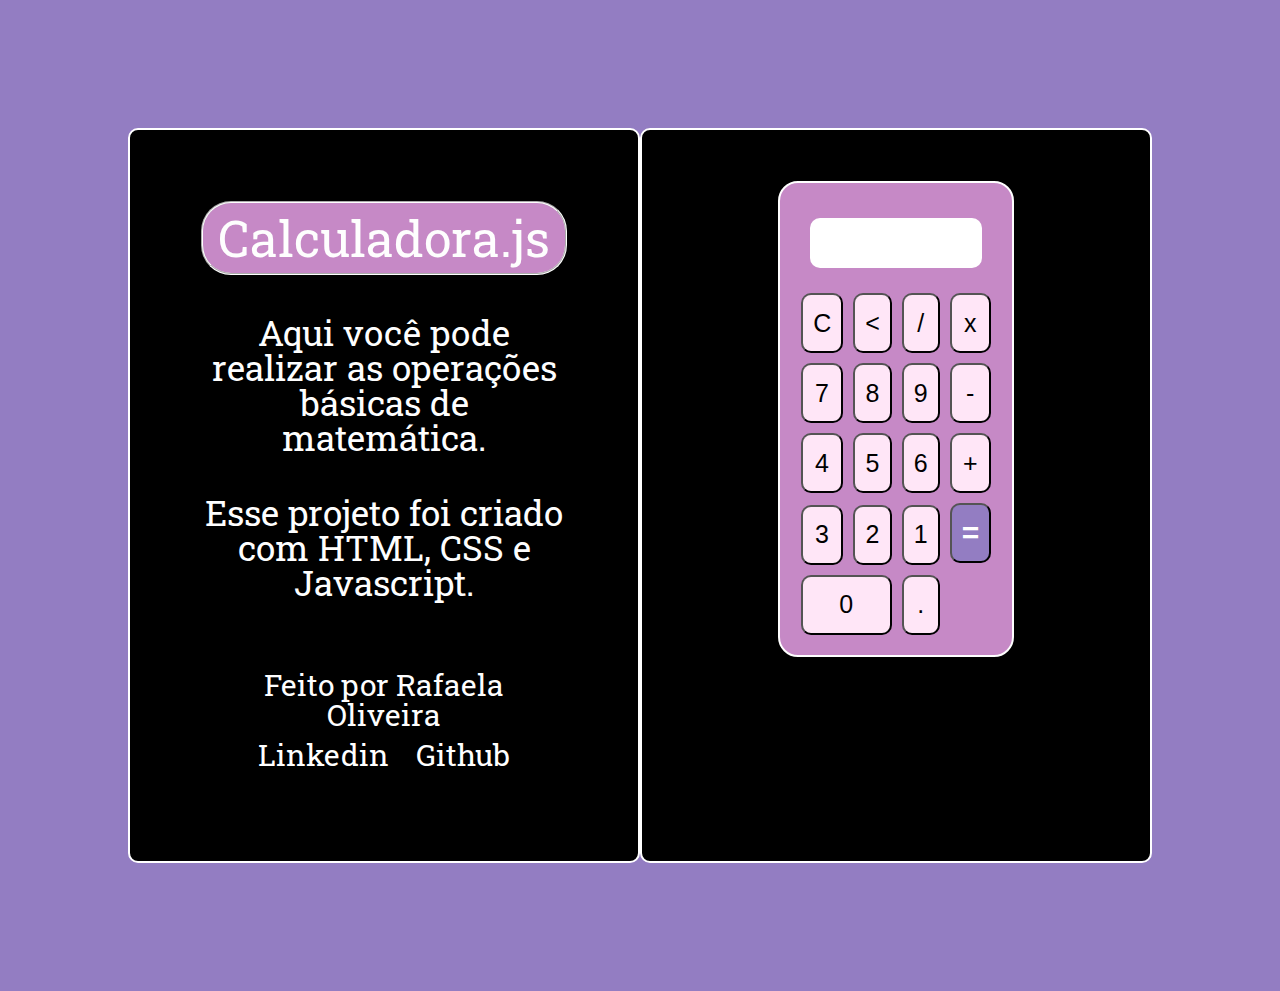
<file: calculadora/index.html>
<!DOCTYPE html>
<html lang="pt-br">
<head>
  <meta charset="UTF-8">
  <meta name="viewport" content="width=device-width, initial-scale=1.0">
  <link rel="stylesheet" href="css/reset.css">
  <link rel="stylesheet" href="css/style.css">
  <link href="https://fonts.googleapis.com/css2?family=Roboto+Slab:wght@300;400;600;700&display=swap" rel="stylesheet">
  <title>Calculadora</title>
</head>

<body>
   
  <main>
    <section class="container_principal">

      <section class="container_inicial">
      	<h1 class="titulo">Calculadora.js</h1>
      	<p class="texto">Aqui você pode realizar as operações básicas de matemática.</p>
				<p class="texto">Esse projeto foi criado com HTML, CSS e Javascript.</p>
        <div class="footer">
         	<h2 class="apresentacao">Feito por Rafaela Oliveira</h2>
          <div class="redes">
            <a href="https://www.linkedin.com/in/rafaelasoperes/" target="_blank">Linkedin</a>
            <a href="https://github.com/rafaelasoperes" target="_blank">Github</a>
          </div>
        </div>
      </section>

    	<section class="container_calculadora">
				<div class="calculadora">
          <p id="resultado"></p>
        
            <table class="conjunto_botoes">
              <tr>
                <td><button class="botoes" onclick="limpar()">C</button></td>
                <td><button class="botoes" onclick="apagaUmPorVez()"><</button></td>
                <td><button class="botoes" onclick="insert('/')">/</button></td>
                <td><button class="botoes" onclick="insert('*')">x</button></td>
              </tr>
              <tr>
                <td><button class="botoes" onclick="insert('7')">7</button></td>
                <td><button class="botoes" onclick="insert('8')">8</button></td>
                <td><button class="botoes" onclick="insert('9')">9</button></td>
                <td><button class="botoes" onclick="insert('-')">-</button></td>
              </tr>
              <tr>
                <td><button class="botoes" onclick="insert('4')">4</button></td>
                <td><button class="botoes" onclick="insert('5')">5</button></td>
                <td><button class="botoes" onclick="insert('6')">6</button></td>
                <td><button class="botoes" onclick="insert('+')">+</button></td>
              </tr>
              <tr>
                <td><button class="botoes" onclick="insert('3')">3</button></td>
                <td><button class="botoes" onclick="insert('2')">2</button></td>
                <td ><button class="botoes" onclick="insert('1')">1</button></td>
                <td rowspan="2"><button id="igual" class="botoes" onclick="calcular()">=</button></td>
              </tr>
              <tr>
                <td colspan="2"><button id="zero" class="botoes" onclick="insert('0')">0</button></td>
                <td><button class="botoes" onclick="insert('.')">.</button></td>
              </tr>
            </table>
        
        </div>
			</section>

  	</section>
  <main>

</body>

<script src="script.js"></script>
</html>
</file>
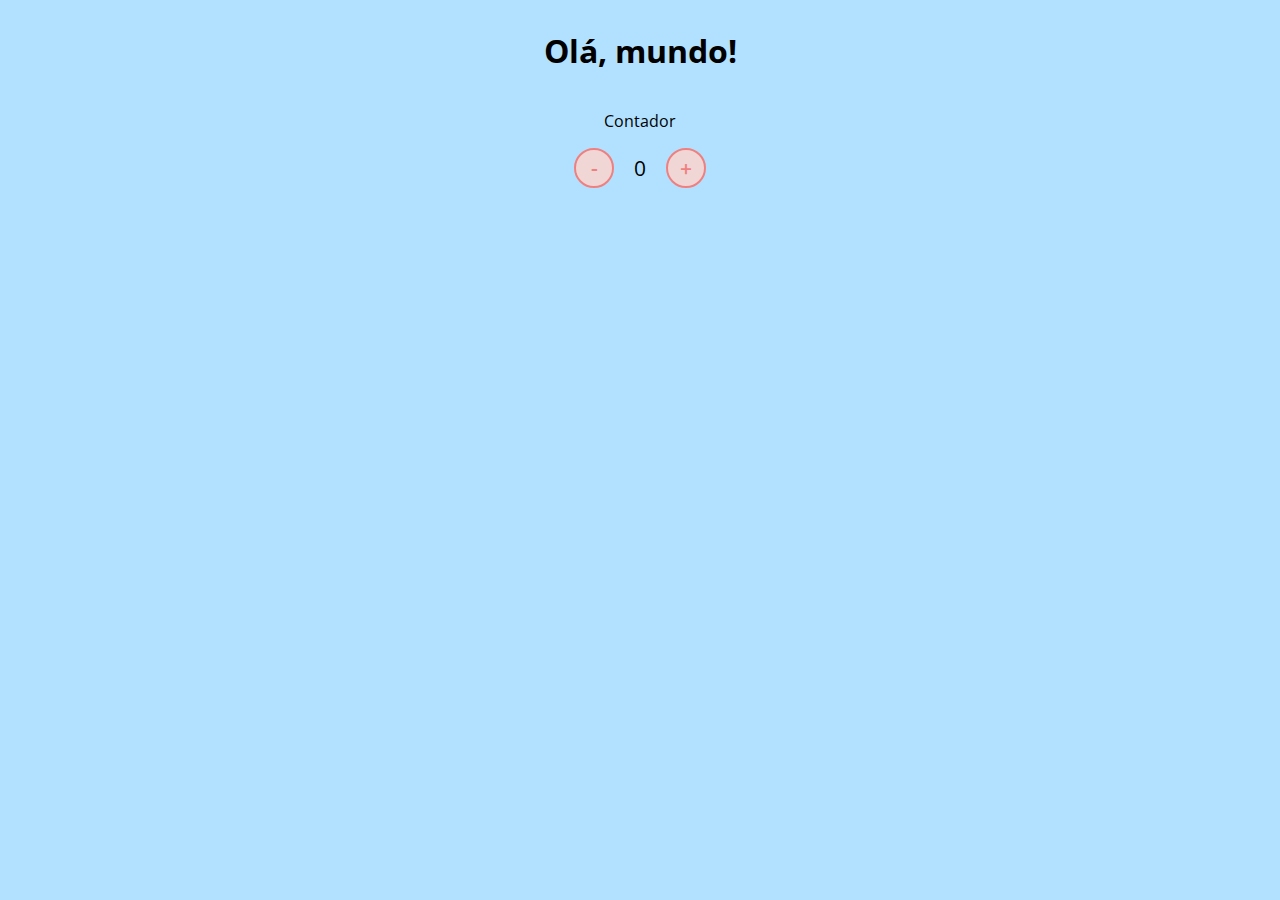
<file: contador_em_javascript/index.html>
<!DOCTYPE html>
<html lang="en">
<head>
    <meta charset="UTF-8">
    <meta name="viewport" content="width=device-width, initial-scale=1.0">
    <link rel="stylesheet" href="assets/css/style.css" />
    <title>Contador</title>
</head>
<body>
    <h1>Olá, mundo!</h1>
    <p>Contador</p>
    <div id="counter">
        <button name="subtrair" onclick="decrement()">-</button>
        <span id="currentNumber">0</span>
        <button name="adicionar" onclick="increment()">+</button>
    </div>
    <script src="assets/js/script.js"></script>
</body>
</html>
</file>
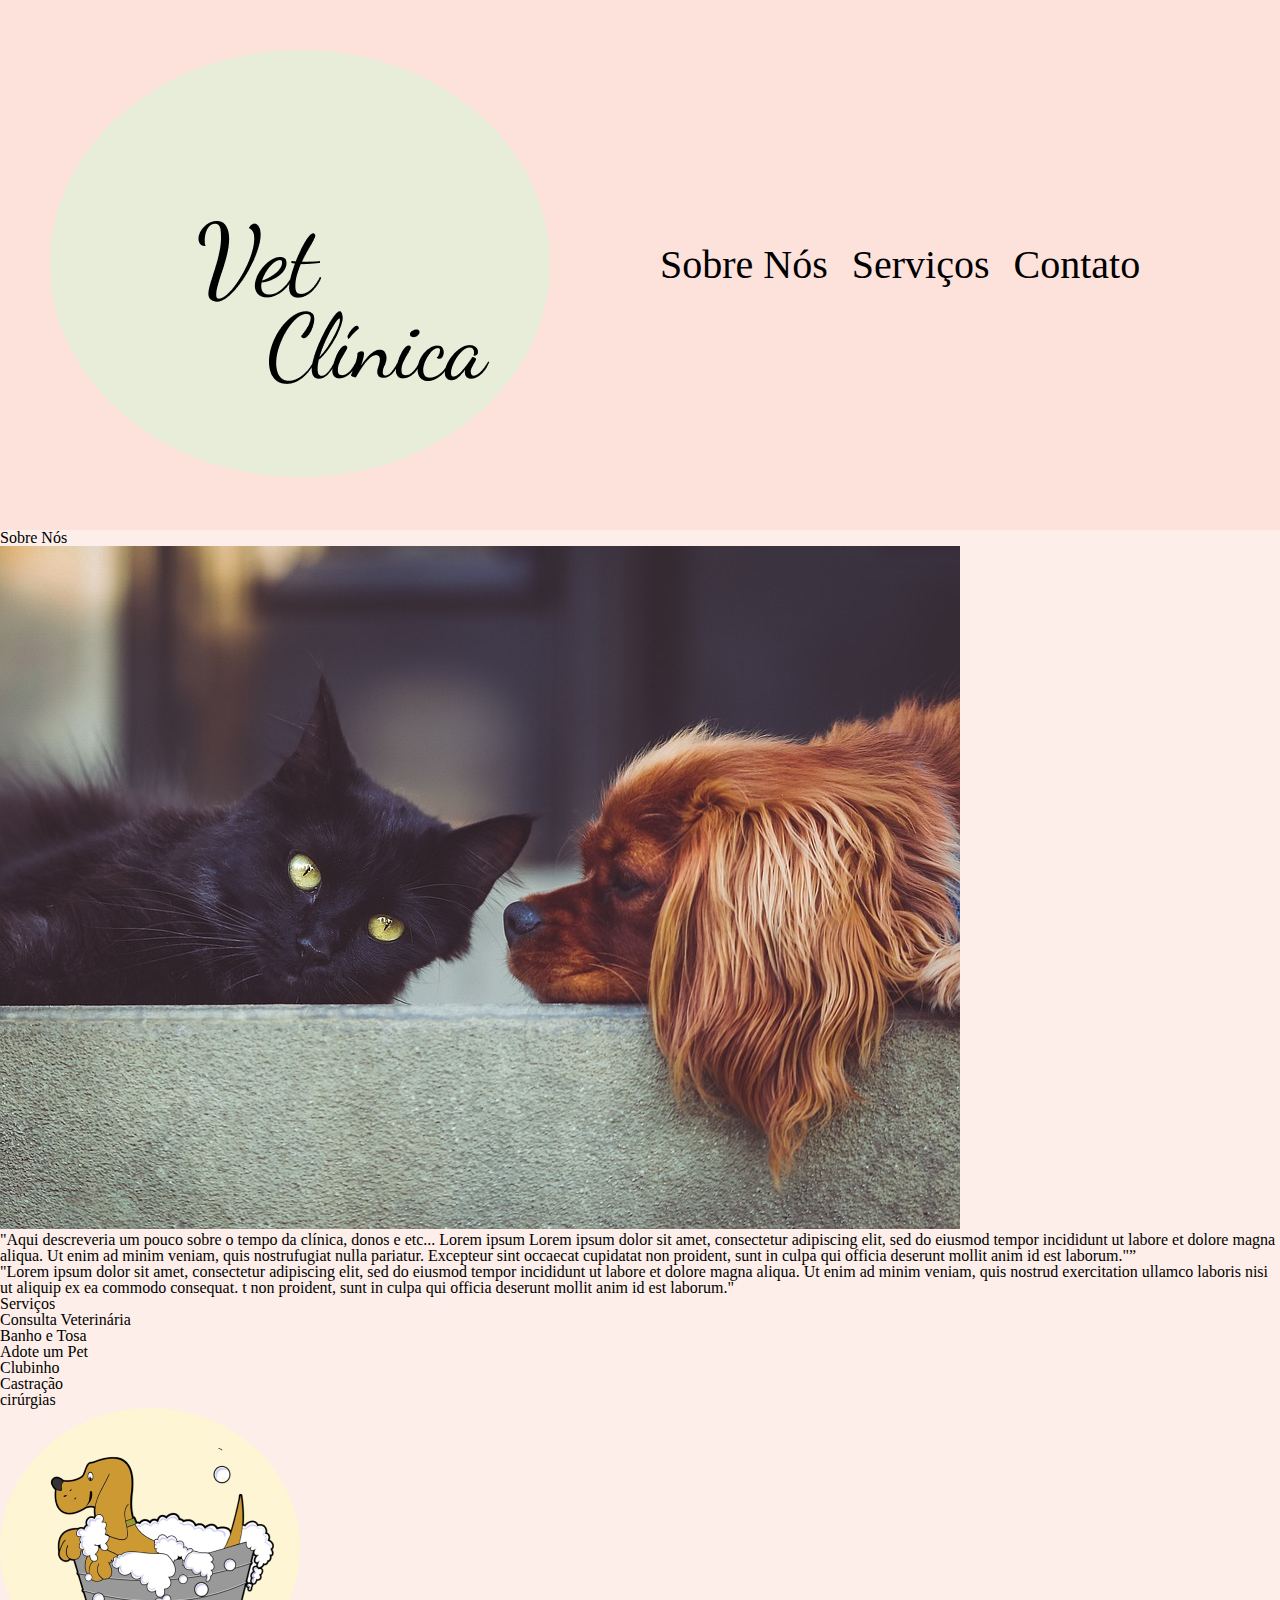
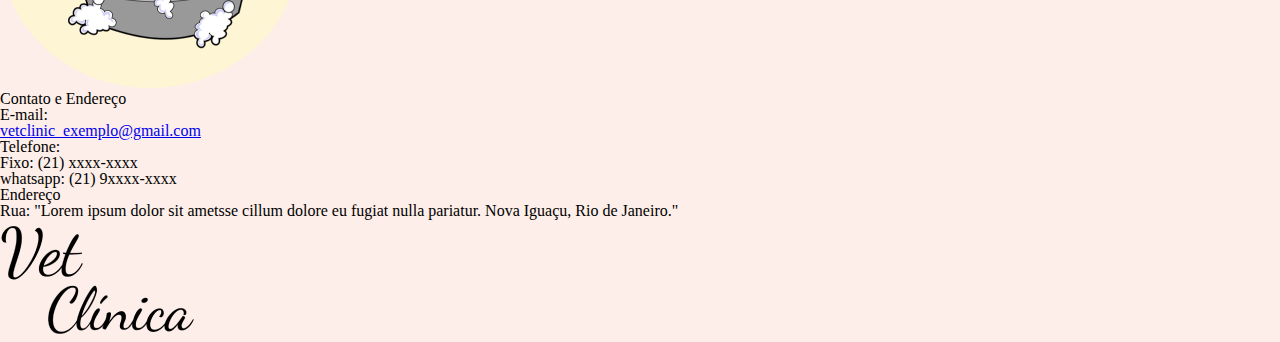
<file: vet_landpage/index.html>
<!DOCTYPE html>
<html lang="pt-br">
<head>
    <meta charset="UTF-8">
    <meta http-equiv="X-UA-Compatible" content="IE=edge">
    <meta name="viewport" content="width=device-width, initial-scale=1.0">
    <link rel="stylesheet" href="reset.css">
    <link rel="stylesheet" href="style.css">
    <link href="https://fonts.googleapis.com/css2?family=Dancing+Script:wght@400;500;600;700&display=swap" rel="stylesheet"> 

    <link rel="icon" href="img/gato_icon.png">
    <title>Vet Clinic</title>

</head>
<body>

    <header>
        <section class="caixa">
            <div class="logo">
                <img class="img-logo" src="img/vet_clinic.png" alt="logo da vet clínica">
            </div>
            
            <nav>
                <a href="#">Sobre Nós</a>
                <a href="#">Serviços</a>
                <a href="#">Contato</a>
            </nav>
        </section>
    </header>
    <main>
        <section class="sobre_empresa">
            <h1 class="sobre">Sobre Nós</h1>
            <img src="img/cao_gato.jpg" alt="imagem de um cachorro e um gato">
            <p class="explica">
                "Aqui descreveria um pouco sobre o tempo da clínica, donos e etc...  Lorem ipsum     
                Lorem ipsum dolor sit amet, consectetur adipiscing elit, sed do eiusmod tempor incididunt ut labore et dolore magna aliqua. Ut enim ad minim veniam, quis nostrufugiat nulla pariatur. Excepteur sint occaecat cupidatat non proident, sunt in culpa qui officia deserunt mollit anim id est laborum."”
            </p>
            <p class="explica">
                "Lorem ipsum dolor sit amet, consectetur adipiscing elit, sed do eiusmod tempor incididunt ut labore et dolore magna aliqua. Ut enim ad minim veniam, quis nostrud exercitation ullamco laboris nisi ut aliquip ex ea commodo consequat. t non proident, sunt in culpa qui officia deserunt mollit anim id est laborum."
            </p>
        </section>

        <section class="servicos">
            <h1 class="servicos_titulo">Serviços</h1>
            <ul class="procedimentos">
                <li>Consulta Veterinária</li>
                <li>Banho e Tosa</li>
                <li>Adote um Pet</li>
                <li>Clubinho</li>
                <li>Castração</li>
                <li>cirúrgias</li>
            </ul>
            <img src="img/img_caoBanho.png" alt="Desenho de um cachorro tomando banho">
        </section>

        <section class="contato">
            <h1 class="contato_endereco">Contato e Endereço</h1>
            <div class="email">
                <h3>E-mail:</h3>
                <a href="#">vetclinic_exemplo@gmail.com</a>
            </div>
            <div class="telefones"> 
                <h3>Telefone:</h3>
                <h4>Fixo: (21) xxxx-xxxx</h4>
                <h4>whatsapp: (21) 9xxxx-xxxx</h4>
            </div>
            <div class="endereco_local">
                <h2 class="endereco">Endereço</h4>
                <h3 class="rua">
                    Rua: "Lorem ipsum dolor sit ametsse cillum dolore eu fugiat nulla pariatur.
                    Nova Iguaçu, Rio de Janeiro."
                </h3>
            </div>
        </section>       
    </main>
    <footer>
        <img src="img/img_footer.png" alt="logo rodapé da vet clínica">
    </footer>
    
</body>
</html>
</file>
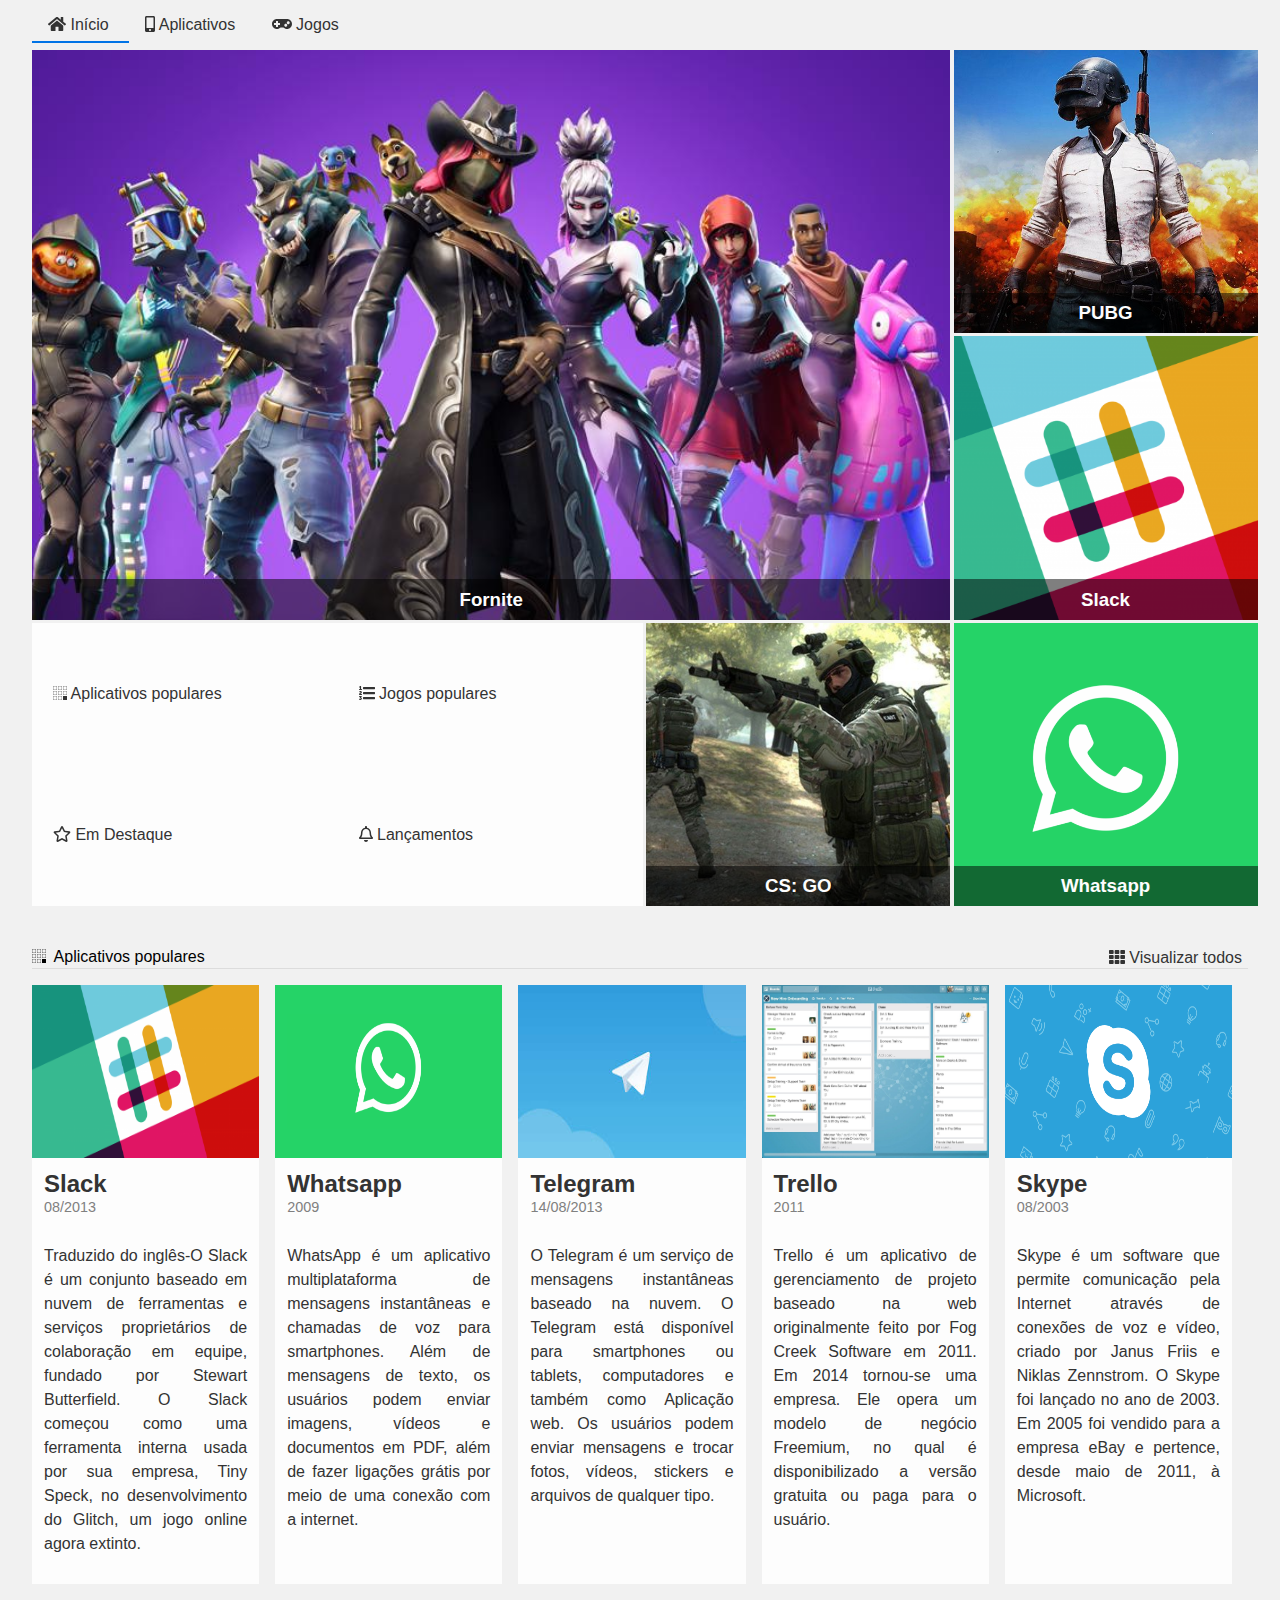
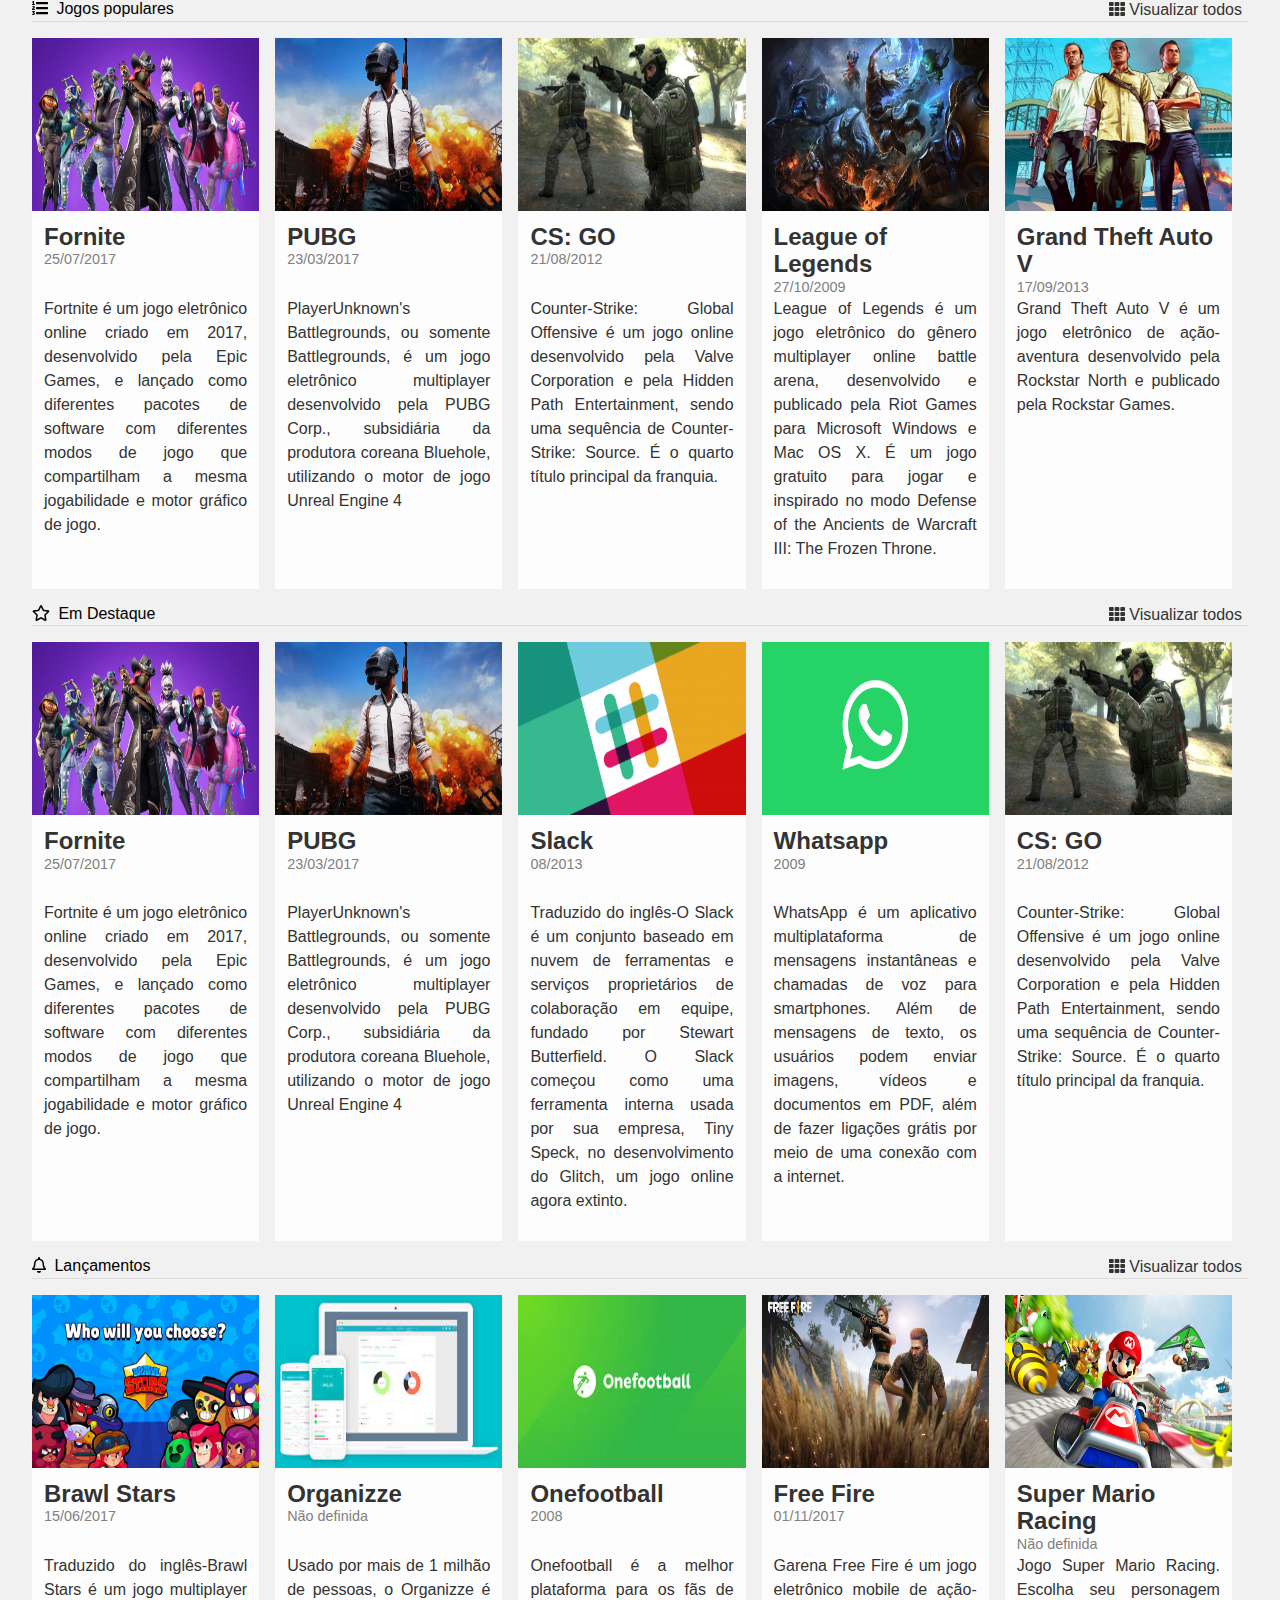
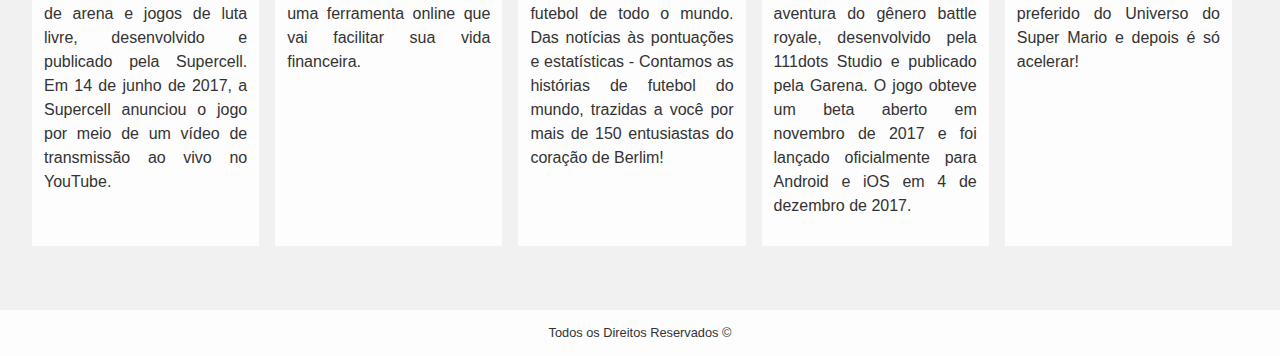
<file: projetos_alura/alura_store/index.html>
<!DOCTYPE html>
<html lang="en">
<head>
    <meta charset="UTF-8">
    <meta name="viewport" content="width=device-width, initial-scale=1.0">
    <meta http-equiv="X-UA-Compatible" content="ie=edge">
    <title>Alura Store | Baixe nossos aplicativos e jogos</title>
    <link href="./assets/css/normalize.css" rel="stylesheet">
    <link href="./assets/css/reset.css" rel="stylesheet">
    <link href="./assets/css/style.css" rel="stylesheet">
    <link href="./assets/css/destaques.css" rel="stylesheet">
    <link href="./assets/css/populares.css" rel="stylesheet">
    <link href="./assets/css/menu.css" rel="stylesheet">
</head>
<body class="app">
    <header class="cabecalho">

        <nav class="menu">
            <ul class="menu__lista">
                <li class="menu__item">
                    <a class="menu__link ativo" href="#">
                        <i class="fas fa-home"></i>
                        Início
                    </a>
                    <a class="menu__link" href="#">
                        <i class="fas fa-mobile-alt"></i>
                        Aplicativos</a>
                    <a class="menu__link" href="#">
                        <i class="fas fa-gamepad"></i>
                        Jogos
                    </a>
                </li>
            </ul>
        </nav>

    </header>
    <main class="conteudo">
        <section class="destaques">
            <div class="destaques__principal caixa">
                <h3 class="destaques__titulo">Fornite</h3>
            </div>
            <div class="destaques__secundario caixa">
                <h3 class="destaques__titulo">PUBG</h3>
            </div>
            <div class="destaques__secundario caixa">
                <h3 class="destaques__titulo">Slack</h3>
            </div>
            <div class="destaques__secundario caixa">
                <h3 class="destaques__titulo">Whatsapp</h3>
            </div>
            <div class="destaques__secundario caixa">
                <h3 class="destaques__titulo">CS: GO</h3>
            </div>
            <div class="destaques__categorias">
                <ul class="destaques__categorias___lista">
                    <li class="destaques__categorias___item">
                        <a class="destaques__categorias___link" href="#">
                            <i class="destaques__categorias___icone fab fa-buromobelexperte"></i>
                            Aplicativos populares
                        </a>
                    </li>
                    <li class="destaques__categorias___item">
                        <a class="destaques__categorias___link" href="#">
                            <i class="fas fa-list-ol"></i>
                            Jogos populares
                        </a>
                    </li>
                    <li class="destaques__categorias___item">
                        <a class="destaques__categorias___link" href="#">
                            <i class="far fa-star"></i>
                            Em Destaque
                        </a>
                    </li>
                    <li class="destaques__categorias___item">
                        <a class="destaques__categorias___link" href="#">
                            <i class="far fa-bell"></i>
                            Lançamentos
                        </a>
                    </li>
                </ul>
            </div>
        </section>
        <section class="populares">
            <div class="populares__itens">
                <div class="populares__info">
                    <div class="populares__cabecalho">
                        <h4 class="populares__titulo">
                            <i class="populares__icone fab fa-buromobelexperte"></i>
                            Aplicativos populares
                        </h4>
                        <button class="populares__botao">
                            <i class="fas fa-th"></i>
                            Visualizar todos
                        </button>
                    </div>
                </div>
                <div class="populares__conteudo">
                    <div class="populares__card">
                        <img class="populares__card___imagem" src="./assets/img/slack.png"></img>
                        <div class="populares__card___corpo">
                            <div class="populares__card___cabecalho">
                                <h5 class="populares__card___titulo">Slack</h5>
                                <time class="populares__card___data" datetime="2013-08-01">08/2013</time>
                            </div>
                            <div class="populares__card___descricao">
                                Traduzido do inglês-O Slack é um conjunto baseado em nuvem de ferramentas e serviços proprietários de colaboração em equipe, fundado por Stewart Butterfield. O Slack começou como uma ferramenta interna usada por sua empresa, Tiny Speck, no desenvolvimento do Glitch, um jogo online agora extinto.
                            </div>
                        </div>
                    </div>
                    <div class="populares__card">
                        <img class="populares__card___imagem" src="./assets/img/whatsapp.png"></img>
                        <div class="populares__card___corpo">
                            <div class="populares__card___cabecalho">
                                <h5 class="populares__card___titulo">Whatsapp</h5>
                                <time class="populares__card___data" datetime="20090-01-01">2009</time>
                            </div>
                            <div class="populares__card___descricao">
                                WhatsApp é um aplicativo multiplataforma de mensagens instantâneas e chamadas de voz para smartphones. Além de mensagens de texto, os usuários podem enviar imagens, vídeos e documentos em PDF, além de fazer ligações grátis por meio de uma conexão com a internet.
                            </div>
                        </div>
                    </div>
                    <div class="populares__card">
                        <img class="populares__card___imagem" src="./assets/img/telegram.jpeg"></img>
                        <div class="populares__card___corpo">
                            <div class="populares__card___cabecalho">
                                <h5 class="populares__card___titulo">Telegram</h5>
                                <time class="populares__card___data" datetime="2013-08-14">14/08/2013</time>
                            </div>
                            <div class="populares__card___descricao">
                                O Telegram é um serviço de mensagens instantâneas baseado na nuvem. O Telegram está disponível para smartphones ou tablets, computadores e também como Aplicação web. Os usuários podem enviar mensagens e trocar fotos, vídeos, stickers e arquivos de qualquer tipo.
                            </div>
                        </div>
                    </div>
                    <div class="populares__card">
                        <img class="populares__card___imagem" src="./assets/img/trello.jpg"></img>
                        <div class="populares__card___corpo">
                            <div class="populares__card___cabecalho">
                                <h5 class="populares__card___titulo">Trello</h5>
                                <time class="populares__card___data" datetime="2011-01-01">2011</time>
                            </div>
                            <div class="populares__card___descricao">
                                Trello é um aplicativo de gerenciamento de projeto baseado na web originalmente feito por Fog Creek Software em 2011. Em 2014 tornou-se uma empresa. Ele opera um modelo de negócio Freemium, no qual é disponibilizado a versão gratuita ou paga para o usuário.
                            </div>
                        </div>
                    </div>
                    <div class="populares__card">
                        <img class="populares__card___imagem" src="./assets/img/skype.png"></img>
                        <div class="populares__card___corpo">
                            <div class="populares__card___cabecalho">
                                <h5 class="populares__card___titulo">Skype</h5>
                                <time class="populares__card___data" datetime="2003-08-01">08/2003</time>
                            </div>
                            <div class="populares__card___descricao">
                                Skype é um software que permite comunicação pela Internet através de conexões de voz e vídeo, criado por Janus Friis e Niklas Zennstrom. O Skype foi lançado no ano de 2003. Em 2005 foi vendido para a empresa eBay e pertence, desde maio de 2011, à Microsoft.
                            </div>
                        </div>
                    </div>
                </div>
            </div>
            <div class="populares__itens">
                <div class="populares__info">
                    <div class="populares__cabecalho">
                        <h4 class="populares__titulo">
                            <i class="populares__icone fas fa-list-ol"></i>
                            Jogos populares
                        </h4>
                        <button class="populares__botao">
                            <i class="fas fa-th"></i>
                            Visualizar todos
                        </button>
                    </div>
                </div>
                <div class="populares__conteudo">
                    <div class="populares__card">
                        <img class="populares__card___imagem" src="./assets/img/fortnite.jpg"></img>
                        <div class="populares__card___corpo">
                            <div class="populares__card___cabecalho">
                                <h5 class="populares__card___titulo">Fornite</h5>
                                <time class="populares__card___data" datetime="2017-07-25">25/07/2017</time>
                            </div>
                            <div class="populares__card___descricao">
                                Fortnite é um jogo eletrônico online criado em 2017, desenvolvido pela Epic Games, e lançado como diferentes pacotes de software com diferentes modos de jogo que compartilham a mesma jogabilidade e motor gráfico de jogo.
                            </div>
                        </div>
                    </div>
                    <div class="populares__card">
                        <img class="populares__card___imagem" src="./assets/img/pubg.jpg"></img>
                        <div class="populares__card___corpo">
                            <div class="populares__card___cabecalho">
                                <h5 class="populares__card___titulo">PUBG</h5>
                                <time class="populares__card___data" datetime="2017-03-23">23/03/2017</time>
                            </div>
                            <div class="populares__card___descricao">
                                PlayerUnknown's Battlegrounds, ou somente Battlegrounds, é um jogo eletrônico multiplayer desenvolvido pela PUBG Corp., subsidiária da produtora coreana Bluehole, utilizando o motor de jogo Unreal Engine 4
                            </div>
                        </div>
                    </div>
                    <div class="populares__card">
                        <img class="populares__card___imagem" src="./assets/img/cs-go.jpg"></img>
                        <div class="populares__card___corpo">
                            <div class="populares__card___cabecalho">
                                <h5 class="populares__card___titulo">CS: GO</h5>
                                <time class="populares__card___data" datetime="2012-08-21">21/08/2012</time>
                            </div>
                            <div class="populares__card___descricao">
                                Counter-Strike: Global Offensive é um jogo online desenvolvido pela Valve Corporation e pela Hidden Path Entertainment, sendo uma sequência de Counter-Strike: Source. É o quarto título principal da franquia.
                            </div>
                        </div>
                    </div>
                    <div class="populares__card">
                        <img class="populares__card___imagem" src="./assets/img/lol.jpg"></img>
                        <div class="populares__card___corpo">
                            <div class="populares__card___cabecalho">
                                <h5 class="populares__card___titulo">League of Legends</h5>
                                <time class="populares__card___data" datetime="2009-10-27">27/10/2009</time>
                            </div>
                            <div class="populares__card___descricao">
                                League of Legends é um jogo eletrônico do gênero multiplayer online battle arena, desenvolvido e publicado pela Riot Games para Microsoft Windows e Mac OS X. É um jogo gratuito para jogar e inspirado no modo Defense of the Ancients de Warcraft III: The Frozen Throne.
                            </div>
                        </div>
                    </div>
                    <div class="populares__card">
                        <img class="populares__card___imagem" src="./assets/img/gta-v.jpg"></img>
                        <div class="populares__card___corpo">
                            <div class="populares__card___cabecalho">
                                <h5 class="populares__card___titulo">Grand Theft Auto V</h5>
                                <time class="populares__card___data" datetime="2013-09-17">17/09/2013</time>
                            </div>
                            <div class="populares__card___descricao">
                                Grand Theft Auto V é um jogo eletrônico de ação-aventura desenvolvido pela Rockstar North e publicado pela Rockstar Games.
                            </div>
                        </div>
                    </div>
                </div>
            </div>
            <div class="populares__itens">
                <div class="populares__info">
                    <div class="populares__cabecalho">
                        <h4 class="populares__titulo">
                            <i class="populares__icone far fa-star"></i>
                            Em Destaque
                        </h4>
                        <button class="populares__botao">
                            <i class="fas fa-th"></i>
                            Visualizar todos
                        </button>
                    </div>
                </div>
                <div class="populares__conteudo">
                    <div class="populares__card">
                        <img class="populares__card___imagem" src="./assets/img/fortnite.jpg"></img>
                        <div class="populares__card___corpo">
                            <div class="populares__card___cabecalho">
                                <h5 class="populares__card___titulo">Fornite</h5>
                                <time class="populares__card___data" datetime="2017-07-25">25/07/2017</time>
                            </div>
                            <div class="populares__card___descricao">
                                Fortnite é um jogo eletrônico online criado em 2017, desenvolvido pela Epic Games, e lançado como diferentes pacotes de software com diferentes modos de jogo que compartilham a mesma jogabilidade e motor gráfico de jogo.
                            </div>
                        </div>
                    </div>
                    <div class="populares__card">
                        <img class="populares__card___imagem" src="./assets/img/pubg.jpg"></img>
                        <div class="populares__card___corpo">
                            <div class="populares__card___cabecalho">
                                <h5 class="populares__card___titulo">PUBG</h5>
                                <time class="populares__card___data" datetime="2017-03-23">23/03/2017</time>
                            </div>
                            <div class="populares__card___descricao">
                                PlayerUnknown's Battlegrounds, ou somente Battlegrounds, é um jogo eletrônico multiplayer desenvolvido pela PUBG Corp., subsidiária da produtora coreana Bluehole, utilizando o motor de jogo Unreal Engine 4
                            </div>
                        </div>
                    </div>
                    <div class="populares__card">
                        <img class="populares__card___imagem" src="./assets/img/slack.png"></img>
                        <div class="populares__card___corpo">
                            <div class="populares__card___cabecalho">
                                <h5 class="populares__card___titulo">Slack</h5>
                                <time class="populares__card___data" datetime="2013-08-01">08/2013</time>
                            </div>
                            <div class="populares__card___descricao">
                                Traduzido do inglês-O Slack é um conjunto baseado em nuvem de ferramentas e serviços proprietários de colaboração em equipe, fundado por Stewart Butterfield. O Slack começou como uma ferramenta interna usada por sua empresa, Tiny Speck, no desenvolvimento do Glitch, um jogo online agora extinto.
                            </div>
                        </div>
                    </div>
                    <div class="populares__card">
                        <img class="populares__card___imagem" src="./assets/img/whatsapp.png"></img>
                        <div class="populares__card___corpo">
                            <div class="populares__card___cabecalho">
                                <h5 class="populares__card___titulo">Whatsapp</h5>
                                <time class="populares__card___data" datetime="20090-01-01">2009</time>
                            </div>
                            <div class="populares__card___descricao">
                                WhatsApp é um aplicativo multiplataforma de mensagens instantâneas e chamadas de voz para smartphones. Além de mensagens de texto, os usuários podem enviar imagens, vídeos e documentos em PDF, além de fazer ligações grátis por meio de uma conexão com a internet.
                            </div>
                        </div>
                    </div>
                    <div class="populares__card">
                        <img class="populares__card___imagem" src="./assets/img/cs-go.jpg"></img>
                        <div class="populares__card___corpo">
                            <div class="populares__card___cabecalho">
                                <h5 class="populares__card___titulo">CS: GO</h5>
                                <time class="populares__card___data" datetime="2012-08-21">21/08/2012</time>
                            </div>
                            <div class="populares__card___descricao">
                                Counter-Strike: Global Offensive é um jogo online desenvolvido pela Valve Corporation e pela Hidden Path Entertainment, sendo uma sequência de Counter-Strike: Source. É o quarto título principal da franquia.
                            </div>
                        </div>
                    </div>
                </div>
            </div>
            <div class="populares__itens">
                <div class="populares__info">
                    <div class="populares__cabecalho">
                        <h4 class="populares__titulo">
                            <i class="populares__icone far fa-bell"></i>
                            Lançamentos
                        </h4>
                        <button class="populares__botao">
                            <i class="fas fa-th"></i>
                            Visualizar todos
                        </button>
                    </div>
                </div>
                <div class="populares__conteudo">
                    <div class="populares__card">
                        <img class="populares__card___imagem" src="./assets/img/brawl-stars.jpg"></img>
                        <div class="populares__card___corpo">
                            <div class="populares__card___cabecalho">
                                <h5 class="populares__card___titulo">Brawl Stars</h5>
                                <time class="populares__card___data" datetime="2017-06-15">15/06/2017</time>
                            </div>
                            <div class="populares__card___descricao">
                                Traduzido do inglês-Brawl Stars é um jogo multiplayer de arena e jogos de luta livre, desenvolvido e publicado pela Supercell. Em 14 de junho de 2017, a Supercell anunciou o jogo por meio de um vídeo de transmissão ao vivo no YouTube.
                            </div>
                        </div>
                    </div>
                    <div class="populares__card">
                        <img class="populares__card___imagem" src="./assets/img/organizze.jpeg"></img>
                        <div class="populares__card___corpo">
                            <div class="populares__card___cabecalho">
                                <h5 class="populares__card___titulo">Organizze</h5>
                                <time class="populares__card___data" datetime="">Não definida</time>
                            </div>
                            <div class="populares__card___descricao">
                                Usado por mais de 1 milhão de pessoas, o Organizze é uma ferramenta online que vai facilitar sua vida financeira.  
                            </div>
                        </div>
                    </div>
                    <div class="populares__card">
                        <img class="populares__card___imagem" src="./assets/img/onefotball.jpeg"></img>
                        <div class="populares__card___corpo">
                            <div class="populares__card___cabecalho">
                                <h5 class="populares__card___titulo">Onefootball</h5>
                                <time class="populares__card___data" datetime="2008-01-01">2008</time>
                            </div>
                            <div class="populares__card___descricao">
                                Onefootball é a melhor plataforma para os fãs de futebol de todo o mundo. Das notícias às pontuações e estatísticas - Contamos as histórias de futebol do mundo, trazidas a você por mais de 150 entusiastas do coração de Berlim!
                            </div>
                        </div>
                    </div>
                    <div class="populares__card">
                        <img class="populares__card___imagem" src="./assets/img/free-fire.jpg"></img>
                        <div class="populares__card___corpo">
                            <div class="populares__card___cabecalho">
                                <h5 class="populares__card___titulo">Free Fire</h5>
                                <time class="populares__card___data" datetime="2017-11-01">01/11/2017</time>
                            </div>
                            <div class="populares__card___descricao">
                                Garena Free Fire é um jogo eletrônico mobile de ação-aventura do gênero battle royale, desenvolvido pela 111dots Studio e publicado pela Garena. O jogo obteve um beta aberto em novembro de 2017 e foi lançado oficialmente para Android e iOS em 4 de dezembro de 2017.
                            </div>
                        </div>
                    </div>
                    <div class="populares__card">
                        <img class="populares__card___imagem" src="./assets/img/mario-kart.jpg"></img>
                        <div class="populares__card___corpo">
                            <div class="populares__card___cabecalho">
                                <h5 class="populares__card___titulo">Super Mario Racing</h5>
                                <time class="populares__card___data" datetime="">Não definida</time>
                            </div>
                            <div class="populares__card___descricao">
                                Jogo Super Mario Racing. Escolha seu personagem preferido do Universo do Super Mario e depois é só acelerar!
                            </div>
                        </div>
                    </div>
                </div>
            </div>
        </section>
    </main>
    <footer class="rodape">Todos os Direitos Reservados &copy </footer>
    <script src="./assets/js/fontawesome.all.min.js"></script>
</body>
</html>
</file>
<file: calculadora/css/style.css>
body {
    font-family: 'Roboto Slab', serif;
    background: #937DC2;
}

.container_principal {
    width: 80%;
    margin: 10%;
    display: flex;
    justify-content: center;
    align-content: center;
    
    
}

.container_inicial {
    background: #000000;
    width: 45%;
    border: 2px solid #ffffff;
    border-radius: 10px;
    padding: 5%;
    color: #fefefe
}

.titulo { 
    background: #C689C6;
    margin: 20px;
    padding: 10px ;
    text-align: center;
    font-size: 50px;
    border: 2px groove #ffffff;
    border-radius: 30px;
}

.texto {
    text-align: center;
    font-size: 35px;
    padding: 20px;
}

.footer {
    margin: 20px;
    text-align: center;
    font-size: 30px;
    padding: 20px;

}

.apresentacao {
    margin: 10px 0;
}

a {
    text-decoration: none;
    margin: 5px 10px;
    color: #ffffff;
}

a:hover {
    color: #F46197;
    font-size: 25px;
    transition: 1s;
}

.container_calculadora {
    width: 45%;
    border: 2px solid #ffffff;
    border-radius: 10px;
    padding: 5%;
    background: #000000;
    
}

.calculadora {
    background: #C689C6;
    margin: auto;
    padding: 15px; 
    width: 50%;
    max-height: 460px;
    border: 2px solid #ffffff;
    border-radius: 20px;
    text-align: center;

    
}

#resultado {
    margin: 20px auto;
    width: 80%;
    height: 40px;
    padding: 5px;
    border-radius: 10px;
    background: #ffffff;
    color: black;
    font-size: 25px;
    text-align: right;
}

.conjunto_botoes {

    margin: auto;
    width: 80%;

}

.botoes {
    background: #FFE6F7;
    margin: 5px;
    width: 80%;
    height: 60px;
    padding: 10px;
    border-radius: 10px;
    font-size: 25px;

}

.botoes:hover {
    background: #FFABE1;
    transition: 1s;
    /* font-size: 28px; */
}

#igual {
    
    background: #937DC2;
    color: #ffffff;
    font-size: 30px;
    font-weight: bold;
    
}

#igual:hover {
    background: #8a2be2;
    
}
#zero {
    width: 90%;
}
</file>
<file: contador_em_javascript/assets/css/style.css>
@import url('https://fonts.googleapis.com/css2?family=Open+Sans:wght@300;600&display=swap');

* {
    font-family: 'Open Sans', sans-serif;
}

body {
    display: flex;
    align-items: center;
    justify-content: center;
    flex-direction: column;
    background-color: rgb(177, 225, 255);
}

button {
    height: 40px;
    width: 40px;
    border-radius: 50%;
    border: 2px solid lightcoral;
    background-color: rgb(241, 214, 214);
    color: lightcoral;
    font-size: 16pt;
    font-weight: 600;
    text-align: center;
}

#counter {
    display: flex;
}

#currentNumber {
    display: flex;
    align-items: center;
    margin: 0 20px;
    font-size: 16pt;
}
</file>
<file: vet_landpage/style.css>
body {
    background: rgba(252, 226, 219, 0.6);
}

header {
    background: rgb(252, 226, 219);
}
.caixa {
    display: flex;
    justify-content: space-between;
    align-content: center;
    padding: 50px
}

.logo {
    width: 50%;
    margin: auto;
}

nav {
    width: 50%;
    margin: auto;
}

nav a {
    
    margin-left: 20px;
    text-decoration: none;
    font-size: 40px;
    color: black;

}
</file>
<file: projetos_alura/alura_store/assets/css/style.css>
.app {
    background: #f1f1f1;
    display: grid;  
    font-family: Arial, Helvetica, sans-serif;
    grid-template-areas: 
        "cabecalho"
        "conteudo"
        "rodape";
    grid-template-columns: auto;
    grid-template-rows: 50px auto  auto; 
}

.cabecalho {
    align-items: center;
    display: flex;
    grid-area: cabecalho;
    padding: 0 2rem;
}

 
.conteudo {
    
    grid-area: conteudo;
    padding: 0 2rem;
}

.rodape {
    background: #fdfdfd;
    color:#333333;
    font-size: .8rem;
    grid-area: rodape;
    padding: 1rem;
    text-align: center;
}
</file>
<file: projetos_alura/alura_store/assets/css/destaques.css>
.destaques { 
    display: grid;
    gap: .2em;
    grid-template-columns: 25% 25% 25% 25%;
    grid-template-rows: 33.33% 33.33% 33.33%;
    height: calc(100vh - 50px);
}

.destaques__titulo {
    background: rgba(0, 0, 0, .5);
    color: #fdfdfd;
    padding: .6rem;
    text-align: center;
    width: 100%;
}

.caixa {
    align-items: flex-end;
    display: flex;
    justify-content: center;
}


.destaques__principal {
    background: url('../img/fortnite.jpg') center / cover no-repeat;
    grid-column: 1 / 4;
    grid-row: 1/3;
   
}

.destaques__secundario:nth-child(2) {
    background: url('../img/pubg.jpg') center / cover no-repeat;
    grid-column: 4 / 4;
    grid-row: 1/ 1;
}

.destaques__secundario:nth-child(3) {
    background: url('../img/slack.png') center / cover no-repeat;
    grid-column: 4 / 4;
    grid-row: 2/ 2;

}

.destaques__secundario:nth-child(4) {
    background: url('../img/whatsapp.png') center / cover no-repeat;
    grid-column: 4 / 4;
    grid-row: 3/ 3;

}

.destaques__secundario:nth-child(5) {
    background: url('../img/cs-go.jpg') center / cover no-repeat;
    grid-column: 3 / 3;
    grid-row: 3 / 3;

}

.destaques__categorias {
    grid-column: 1 / 3;
    grid-row: 3 / 3;
}

.destaques__categorias___lista {
    display: flex;
    flex-wrap: wrap;
    height: 100%;
    justify-content: space-between; 
}

.destaques__categorias___item {
    align-items: center;
    background: #fdfdfd;
    border-left: 5px solid transparent;
    color: #333333;
    display: flex;
    padding: 1rem;
    width: 50%;
}

.destaques__categorias___link {
    color: inherit;
}
</file>
<file: projetos_alura/alura_store/assets/css/populares.css>
.populares {
    padding: 3rem 0;
}

.populares__conteudo {
    display: flex;
    flex-wrap: wrap;
    padding: 1rem 0rem;
}

.populares__card {
    background: #fdfdfd;
    display: grid;
    grid-template-areas: 
        "card-imagem"
        "card-corpo";
    grid-template-columns: 100%;
    grid-template-rows: 173px auto;
    margin-right: 1rem;
    width: calc(20% - 1rem);
}

.populares__card:last-child {
    margin-right: 0;
}

.populares__card___imagem {
    grid-area: card-imagem;
    height: 100%;
    width: 100%;
}

.populares__card___corpo {
    display: grid;
    grid-area: card-corpo;
    grid-row-gap: .5rem;
    grid-template-areas: 
        "card-cabecalho"
        "card-conteudo";
    grid-template-rows: 50px auto;
    padding: .75rem;
}

.populares__card___titulo {
    color: #333333;
    font-size: 1.5rem;
}

.populares__card___data {
    color: #808080;
    font-size: .9rem;
}

.populares__card___descricao {
    color: #333333;
    line-height: 1.5;
    margin: 1rem 0;
    text-align: justify;
}

.populares__titulo {
    font-weight: 500;
}

.populares__icone {
    margin-right: .25rem;
}

.populares__cabecalho {
    border-bottom: 1px solid #dcdcdc;
    display: flex;
    justify-content: space-between;
}

.populares__botao {
    background: transparent;
    border: none;
    color: #333333;
}
</file>
<file: projetos_alura/alura_store/assets/css/menu.css>
.menu__link {
    color:#333333;
    padding: .5rem 1rem;
}

.menu__link:hover, .menu__link.ativo {
    border-bottom:2px solid #0073e6;
}
</file>
